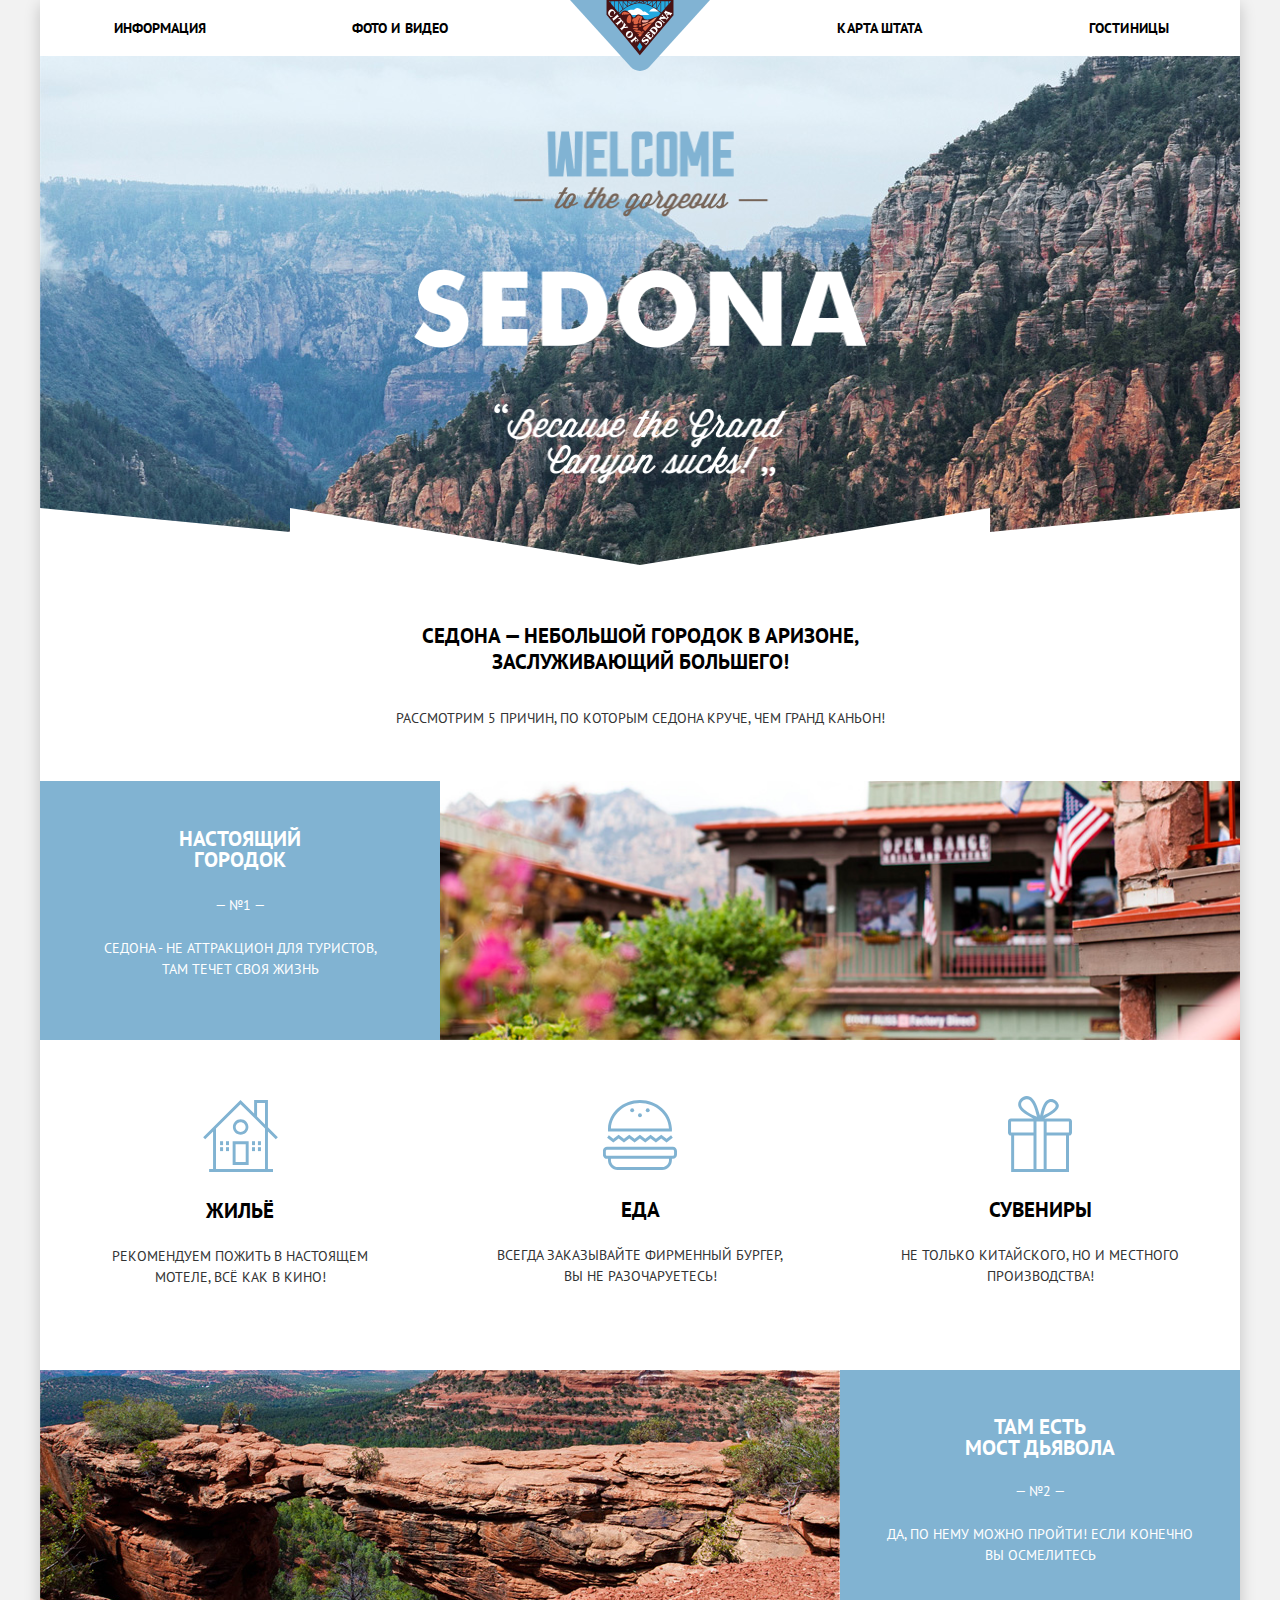
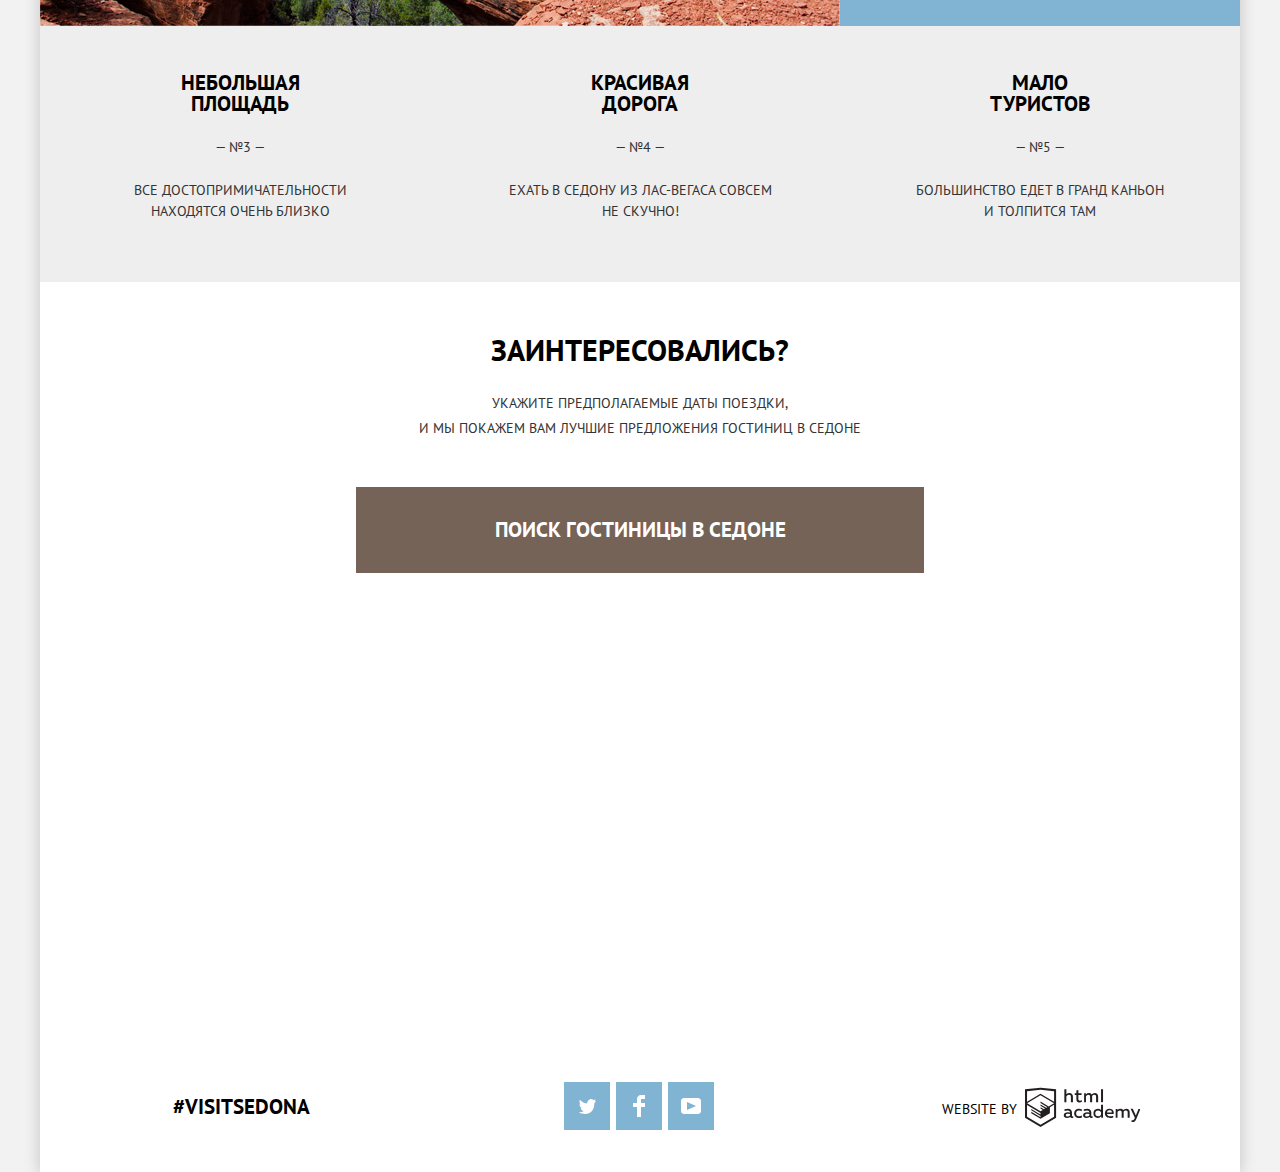
<file: index.html>
<!DOCTYPE html>
<html lang="ru">

<head>
  <meta charset="utf-8">
  <title>HTML Academy: Седона</title>
  <link href="https://fonts.googleapis.com/css?family=PT+Sans:400,700&amp;subset=cyrillic" rel="stylesheet">
  <link rel="stylesheet" href="css/normalize.css">
  <link rel="stylesheet" href="css/style.min.css">
</head>

<body>
  <div class="">
    <header class="main-header">
      <a class="main-header-logo">
        <img src="img/logo.svg" width="140" height="71" alt="Логотип сайта Седона"></a>
      <nav class="main-nav">
        <ul class="main-menu">
          <li class="menu-list"><a href="sedona-info.html">информация</a></li>
          <li class="menu-list"><a href="sedona-gallery.html">фото и видео</a></li>
          <li class="menu-list"><a href="sedona-map.html">карта штата</a></li>
          <li class="menu-list"><a href="sedona-hotels.html">гостиницы</a></li>
        </ul>
      </nav>
    </header>

    <main class="container">
      <h1 class="visually-hidden">Поиск жилья в Седоне</h1>
      <section class="welcome-background-main">
        <h2 class="visually-hidden">Приветствие</h2>
        <img src="img/welcome-background-main.png" width="453" height="353" alt="Добро пожаловать в Седону">
      </section>
      <section class="advantages">
        <div class="main-unit-1">
          <p>седона — небольшой городок в aризоне, заслуживающий большего!</p>
          <p>рассмотрим 5 причин, по которым Седона круче, чем гранд каньон!</p>
        </div>
        <h2 class="visually-hidden">Преимущества</h2>
        <ul class="advantages-list">
          <li class="advantages-item">
            <div class="advantages-item-blue">
              <div class="advantages-item-blue-wrapper">
                <h3>настоящий городок</h3>
                <p>седона - не аттракцион для туристов, там течет своя жизнь</p>
              </div>
              <div class="advantages-item-blue-img">
                <img src="img/photo_sedona.jpg" width="800" height="256" alt="Фото города Седона">
              </div>
            </div>
          </li>
          <li class="advantages-item">
            <div class="advantages-item-blue">
              <div class="advantages-item-blue-img">
                <img src="img/photo_devil's_bridge.jpg" width="800" height="256" class="devils-bridge"
                  alt="Фото Моста Дьявола">
              </div>
              <div class="advantages-item-blue-wrapper advantages-item-blue-wrapper-2">
                <h3>там есть<br>мост дьявола</h3>
                <p>да, по нему можно пройти! если конечно вы осмелитесь</p>
              </div>
            </div>
          </li>
          <li class="advantages-item advantages-item-gray">
            <h3>небольшая площадь</h3>
            <p>все достопримичательности находятся очень близко</p>
          </li>
          <li class="advantages-item advantages-item-gray">
            <h3>красивая дорога</h3>
            <p>ехать в седону из лас-вегаса совсем не скучно!</p>
          </li>
          <li class="advantages-item advantages-item-gray">
            <h3>мало туристов</h3>
            <p>большинство едет в гранд каньон и толпится там</p>
          </li>
          <li class="offering">
            <ul class="offering-list">
              <li class="offering-item loging">
                <div class="offering-item-img">
                  <img src="img/icon-1.svg" width="75" height="72" alt="Иконка дома">
                </div>
                <h3>жильё</h3>
                <p>рекомендуем пожить в настоящем мотеле, всё как в кино!</p>
              </li>
              <li class="offering-item food">
                <div class="offering-item-img offering-item-img-food">
                  <img src="img/icon-3.svg" width="74" height="70" alt="Иконка бургера">
                </div>
                <h3>еда</h3>
                <p>всегда заказывайте фирменный бургер, вы не разочаруетесь!</p>
              </li>
              <li class="offering-item souvenirs">
                <div class="offering-item-img offering-item-img-souvenirs">
                  <img src="img/icon-2.svg" width="64" height="76" alt="Иконка подарка">
                </div>
                <h3>сувениры</h3>
                <p>не только китайского, но и местного производства!</p>
              </li>
            </ul>
          </li>
        </ul>
      </section>
      <section class="search">
        <h2 class="visually-hidden">поиск гостиницы в седоне</h2>
        <b>заинтересовались?</b>
        <p>укажите предполагаемые даты поездки,
          <br>и мы покажем вам лучшие предложения гостиниц в седоне</p>
        <button class="button hotel-search">поиск гостиницы в седоне</button>

        <form class="user" method="post" action="https://echo.htmlacademy.ru">
          <p>
            <label for="arrival-date">дата заезда:</label>
            <input id="arrival-date" type="text" name="arrival-date" placeholder="  дд.мм.гггг" value="  24 апреля 2017"
              required>
            <button class="calendar" aria-label="Открыть календарь">
              <svg version="1.1" id="calendar_1_1" xmlns="http://www.w3.org/2000/svg"
                xmlns:xlink="http://www.w3.org/1999/xlink" x="0" y="0" width="21px" height="22px"
                viewBox="0 0 21 22" enable-background="new 0 0 21 22" xml:space="preserve">
                <g id="calendar_1_">
                  <path
                    d="M19.251,2.025h-2.845V0.648c0-0.381-0.294-0.689-0.656-0.689c-0.363,0-0.656,0.308-0.656,0.689v1.377h-3.938V0.648
               c0-0.381-0.294-0.689-0.655-0.689c-0.363,0-0.657,0.308-0.657,0.689v1.377H5.906V0.648c0-0.381-0.294-0.689-0.656-0.689
               c-0.363,0-0.657,0.308-0.657,0.689v1.377H1.75C0.784,2.025,0,2.847,0,3.862v16.302C0,21.179,0.784,22,1.75,22h17.501
               C20.217,22,21,21.179,21,20.164V3.862C21,2.847,20.217,2.025,19.251,2.025z M19.688,20.164c0,0.253-0.195,0.459-0.437,0.459H1.75
               c-0.241,0-0.438-0.206-0.438-0.459V3.862c0-0.253,0.196-0.459,0.438-0.459h2.844v1.378c0,0.381,0.294,0.689,0.657,0.689
               c0.362,0,0.656-0.308,0.656-0.689V3.403h3.938v1.378c0,0.381,0.294,0.689,0.657,0.689c0.361,0,0.655-0.308,0.655-0.689V3.403h3.938
               v1.378c0,0.381,0.293,0.689,0.656,0.689c0.362,0,0.656-0.308,0.656-0.689V3.403h2.845c0.241,0,0.437,0.206,0.437,0.459V20.164z"
                    fill="#fff" />
                  <rect x="4.594" y="8.225" width="2.625" height="2.066" />
                  <rect x="4.594" y="11.668" width="2.625" height="2.067" />
                  <rect x="4.594" y="15.112" width="2.625" height="2.066" />
                  <rect x="9.188" y="15.112" width="2.625" height="2.066" />
                  <rect x="9.188" y="11.668" width="2.625" height="2.067" />
                  <rect x="9.188" y="8.225" width="2.625" height="2.066" />
                  <rect x="13.781" y="15.112" width="2.625" height="2.066" />
                  <rect x="13.781" y="11.668" width="2.625" height="2.067" />
                  <rect x="13.781" y="8.225" width="2.625" height="2.066" />
                </g>
              </svg>
            </button>
          </p>
          <p>
            <label for="date-of-departure">дата выезда:</label>
            <input id="date-of-departure" type="text" name="date-of-departure" placeholder="  дд.мм.гггг"
              value="  4 июля 2017" required>
            <button class="calendar" aria-label="Открыть календарь">
              <svg version="1.1" id="calendar_1_2_0" xmlns="http://www.w3.org/2000/svg"
                xmlns:xlink="http://www.w3.org/1999/xlink" x="0" y="0" width="21px" height="22px"
                viewBox="0 0 21 22" enable-background="new 0 0 21 22" xml:space="preserve">
                <g id="calendar_1_2">
                  <path
                    d="M19.251,2.025h-2.845V0.648c0-0.381-0.294-0.689-0.656-0.689c-0.363,0-0.656,0.308-0.656,0.689v1.377h-3.938V0.648
               c0-0.381-0.294-0.689-0.655-0.689c-0.363,0-0.657,0.308-0.657,0.689v1.377H5.906V0.648c0-0.381-0.294-0.689-0.656-0.689
               c-0.363,0-0.657,0.308-0.657,0.689v1.377H1.75C0.784,2.025,0,2.847,0,3.862v16.302C0,21.179,0.784,22,1.75,22h17.501
               C20.217,22,21,21.179,21,20.164V3.862C21,2.847,20.217,2.025,19.251,2.025z M19.688,20.164c0,0.253-0.195,0.459-0.437,0.459H1.75
               c-0.241,0-0.438-0.206-0.438-0.459V3.862c0-0.253,0.196-0.459,0.438-0.459h2.844v1.378c0,0.381,0.294,0.689,0.657,0.689
               c0.362,0,0.656-0.308,0.656-0.689V3.403h3.938v1.378c0,0.381,0.294,0.689,0.657,0.689c0.361,0,0.655-0.308,0.655-0.689V3.403h3.938
               v1.378c0,0.381,0.293,0.689,0.656,0.689c0.362,0,0.656-0.308,0.656-0.689V3.403h2.845c0.241,0,0.437,0.206,0.437,0.459V20.164z"
                    fill="#fff" />
                  <rect x="4.594" y="8.225" width="2.625" height="2.066" />
                  <rect x="4.594" y="11.668" width="2.625" height="2.067" />
                  <rect x="4.594" y="15.112" width="2.625" height="2.066" />
                  <rect x="9.188" y="15.112" width="2.625" height="2.066" />
                  <rect x="9.188" y="11.668" width="2.625" height="2.067" />
                  <rect x="9.188" y="8.225" width="2.625" height="2.066" />
                  <rect x="13.781" y="15.112" width="2.625" height="2.066" />
                  <rect x="13.781" y="11.668" width="2.625" height="2.067" />
                  <rect x="13.781" y="8.225" width="2.625" height="2.066" />
                </g>
              </svg>
            </button>
          </p>
          <div class="user-unit-1">
            <p class="adults">
              <label for="adults">взрослые:</label>
              <button class="button remove" aria-label="Уменьшить количество взрослых">-</button>
              <input id="adults" type="text" name="adults" value="2" required>
              <button class="button add" aria-label="Увеличить количество взрослых">+</button>
            </p>
            <p class="child">
              <label for="children">дети:</label>
              <button class="button remove" aria-label="Уменьшить количество детей">-</button>
              <input id="children" type="text" name="children" value="0" required>
              <button class="button add" aria-label="Увеличить количество детей">+</button>
            </p>
          </div>
          <button type="submit" class="button search-button">найти</button>
        </form>

      </section>
      <section class="modal">
        <h2 class="visually-hidden">Карта Седоны</h2>
        <iframe
          src="https://www.google.com/maps/embed?pb=!1m18!1m12!1m3!1d52385.13565751459!2d-111.83015806989721!3d34.85444381564094!2m3!1f0!2f0!3f0!3m2!1i1024!2i768!4f13.1!3m3!1m2!1s0x872da132f942b00d%3A0x5548c523fa6c8efd!2z0KHQtdC00L7QvdCwLCDQkNGA0LjQt9C-0L3QsCA4NjMzNiwg0KHQqNCQ!5e0!3m2!1sru!2sru!4v1551567011230"
          width="1200" height="593" style="border:0" tabindex="-1" allowfullscreen>
        </iframe>
      </section>
    </main>

    <footer class="main-footer main-footer-1">
      <p class="footer-contact">
        <a href="">#visitsedona</a>
      </p>
      <div class="footer-social">
        <h2 class="visually-hidden">Список социальных сетей Седоны</h2>
        <ul>
          <li><a class="social-button twitter" target="_blank" href="https://twitter.com/sedona"
              aria-label="Седона в Твиттере">
              <svg version="1.1" id="W6EeEF_1_1" xmlns="http://www.w3.org/2000/svg"
                xmlns:xlink="http://www.w3.org/1999/xlink" x="0" y="0" width="17px" height="15px"
                viewBox="0 0 17 15" enable-background="new 0 0 17 15" xml:space="preserve">
                <g id="W6EeEF_1_">
                  <g>
                    <path fill="#FFFFFF" d="M10.95,0.144c1.685-0.496,2.984,0.27,3.577,1.179c0.673-0.231,1.331-0.481,2.011-0.708
             c-0.004,0.861-0.522,1.513-0.857,1.768c0.685,0.17,1.304-0.491,1.304-0.491c-0.169,1-1.006,1.788-1.563,2.024
             c-0.231,6.75-3.175,11.217-10.077,11.082c-0.522,0,0.075,0-0.446,0c-0.41,0-4.164-0.46-4.898-1.887
             c2.271,0.196,3.893-0.422,4.693-1.177c-0.96-0.3-2.679-0.477-2.979-2.95C2.064,9.09,2.279,9.212,2.905,9.103
             C1.705,8.247,0.374,7.53,0.448,5.33c0.285,0.328,1.067,0.536,1.34,0.472c-0.703-0.241-1.97-3.36-0.894-4.952
             c1.818,1.854,3.735,3.606,7.152,3.773C8.254,2.33,9.183,0.793,10.95,0.144z" />
                  </g>
                </g>
              </svg>
            </a></li>
          <li><a class="social-button facebook" target="_blank" href="https://www.facebook.com/sedona"
              aria-label="Седона на Фейсбуке">
              <svg version="1.1" id="Layer_2" xmlns="http://www.w3.org/2000/svg"
                xmlns:xlink="http://www.w3.org/1999/xlink" x="0" y="0" width="12px" height="22px"
                viewBox="0 0 12 22" enable-background="new 0 0 12 22" xml:space="preserve">
                <path fill="#FFFFFF" d="M12,4V0H8C5.791,0,4,1.791,4,4v4H0v4h4v10h4V12h4V8H8V4H12z" />
              </svg>
            </a></li>
          <li><a class="social-button youtube" target="_blank" href="https://www.youtube.com/user/sedona"
              aria-label="Седона на Ютубе">
              <svg version="1.1" id="W6EeEF_1_2" xmlns="http://www.w3.org/2000/svg"
                xmlns:xlink="http://www.w3.org/1999/xlink" x="0" y="0" width="20px" height="16px"
                viewBox="0 0 20 16" enable-background="new 0 0 20 16" xml:space="preserve">
                <path fill="#FFFFFF" d="M17,0H3C1.35,0,0,1.35,0,3v10c0,1.65,1.35,3,3,3h14c1.65,0,3-1.35,3-3V3C20,1.35,18.65,0,17,0z
          M6.027,11.998V4.002L15.014,8L6.027,11.998z" />
              </svg>
            </a></li>
        </ul>
      </div>
      <p class="footer-copyright">
        <b>website by</b>
        <a class="logo-button" target="_blank" href="https://htmlacademy.ru/intensive/htmlcss">
          <svg id="W6EeEF_1_3" data-name="Layer 1" xmlns="http://www.w3.org/2000/svg" viewBox="0 0 113 39" height="41px"
            width="115px">
            <title>logo_name</title>
            <path
              d="M401.93,351.51a2.07,2.07,0,0,0,.58-0.11v1.4a3.41,3.41,0,0,1-1.24.22,1.75,1.75,0,0,1-1.75-1,5.08,5.08,0,0,1-3.3,1.13c-1.59,0-3.06-.87-3.06-2.68,0-2.24,2.08-2.93,3.9-2.93a11.63,11.63,0,0,1,2.28.26v-0.31c0-1.09-.8-1.86-2.3-1.86a7.79,7.79,0,0,0-3.15.67v-1.79a10.72,10.72,0,0,1,3.35-.58c2.48,0,4,1.18,4,3.83v3.14A0.57,0.57,0,0,0,401.93,351.51Zm-6.76-1.19a1.42,1.42,0,0,0,1.64,1.29,3.56,3.56,0,0,0,2.53-1V349.1a10.21,10.21,0,0,0-1.9-.22C396.34,348.89,395.17,349.23,395.17,350.33Z"
              transform="translate(-355.09 -323.29)" fill="#fff" />
            <path
              d="M408.15,343.91a5.29,5.29,0,0,1,2.7.67v1.79a4.28,4.28,0,0,0-2.42-.73,2.89,2.89,0,1,0,0,5.76,5.26,5.26,0,0,0,2.55-.67v1.8a6.58,6.58,0,0,1-2.9.6,4.42,4.42,0,0,1-4.72-4.54A4.54,4.54,0,0,1,408.15,343.91Z"
              transform="translate(-355.09 -323.29)" fill="#fff" />
            <path
              d="M420.93,351.51a2.07,2.07,0,0,0,.58-0.11v1.4a3.41,3.41,0,0,1-1.24.22,1.75,1.75,0,0,1-1.75-1,5.08,5.08,0,0,1-3.3,1.13c-1.59,0-3.06-.87-3.06-2.68,0-2.24,2.08-2.93,3.9-2.93a11.63,11.63,0,0,1,2.28.26v-0.31c0-1.09-.8-1.86-2.3-1.86a7.79,7.79,0,0,0-3.15.67v-1.79a10.72,10.72,0,0,1,3.35-.58c2.48,0,4,1.18,4,3.83v3.14A0.57,0.57,0,0,0,420.93,351.51Zm-6.76-1.19a1.42,1.42,0,0,0,1.64,1.29,3.56,3.56,0,0,0,2.53-1V349.1a10.21,10.21,0,0,0-1.9-.22C415.33,348.89,414.17,349.23,414.17,350.33Z"
              transform="translate(-355.09 -323.29)" fill="#fff" />
            <path
              d="M431.76,340.14V352.9H430v-1.39a4.07,4.07,0,0,1-3.35,1.62,4.62,4.62,0,0,1,0-9.22,4,4,0,0,1,3.15,1.37v-5.14h2ZM427,345.62a2.9,2.9,0,0,0,0,5.8,3,3,0,0,0,2.79-1.84v-2.13A3.06,3.06,0,0,0,427,345.62Z"
              transform="translate(-355.09 -323.29)" fill="#fff" />
            <path
              d="M438.08,343.91c3.48,0,4.68,2.81,4.12,5.34h-6.58c0.22,1.57,1.75,2.22,3.35,2.22a6.41,6.41,0,0,0,2.77-.62v1.68a7.5,7.5,0,0,1-3.14.6c-2.68,0-5-1.53-5-4.61A4.39,4.39,0,0,1,438.08,343.91Zm0.09,1.62a2.39,2.39,0,0,0-2.57,2.26h4.85A2.06,2.06,0,0,0,438.17,345.53Z"
              transform="translate(-355.09 -323.29)" fill="#fff" />
            <path
              d="M444.19,352.9v-8.75h1.73v1.09a4,4,0,0,1,2.92-1.33,3,3,0,0,1,2.73,1.4,4.33,4.33,0,0,1,3.06-1.4,3.21,3.21,0,0,1,3.32,3.52v5.47h-2v-5.41a1.67,1.67,0,0,0-1.73-1.84,2.94,2.94,0,0,0-2.17,1.18c0,0.2,0,.4,0,0.6v5.47h-2v-5.41a1.67,1.67,0,0,0-1.73-1.84,3.11,3.11,0,0,0-2.32,1.35v5.91h-2Z"
              transform="translate(-355.09 -323.29)" fill="#fff" />
            <path
              d="M466.56,344.15h2l-4.1,9.93c-0.95,2.28-2.19,3-3.52,3a5,5,0,0,1-1.15-.15v-1.66a3,3,0,0,0,.89.13c0.95,0,1.66-.67,2.17-2l0.18-.44-4.16-8.82H461l3,6.6Z"
              transform="translate(-355.09 -323.29)" fill="#fff" />
            <path
              d="M395.75,324.82v5a4,4,0,0,1,2.83-1.2,3.41,3.41,0,0,1,3.61,3.57v5.41h-2v-5.16a1.9,1.9,0,0,0-2-2.1,3.08,3.08,0,0,0-2.44,1.46v5.8h-2V324.82h2Z"
              transform="translate(-355.09 -323.29)" fill="#fff" />
            <path
              d="M407.52,325.71v3.12h3.17v1.71h-3.17v4c0,1.15.53,1.53,1.66,1.53a4.71,4.71,0,0,0,1.77-.35v1.68a7.14,7.14,0,0,1-2.35.38,2.68,2.68,0,0,1-3-2.88v-4.38H404v-1.71h1.57v-2.64Z"
              transform="translate(-355.09 -323.29)" fill="#fff" />
            <path
              d="M413.19,337.58v-8.75h1.73v1.09a4,4,0,0,1,2.92-1.33,3,3,0,0,1,2.73,1.4,4.33,4.33,0,0,1,3.06-1.4,3.21,3.21,0,0,1,3.32,3.52v5.47h-2v-5.41a1.67,1.67,0,0,0-1.73-1.84,2.94,2.94,0,0,0-2.17,1.18c0,0.2,0,.4,0,0.6v5.47h-2v-5.41a1.67,1.67,0,0,0-1.73-1.84,3.11,3.11,0,0,0-2.32,1.35v5.91h-2Z"
              transform="translate(-355.09 -323.29)" fill="#fff" />
            <rect x="74.72" y="1.52" width="1.95" height="12.76" fill="#fff" />
            <path
              d="M370.53,323.31l-0.16,0-15.28,1.6v28L370.37,362l15.28-9.09v-28Zm13.12,28.45-13.28,7.9-13.28-7.9V340.28l13.22,7.87,0,1.43-9.07-5.4v1.38l9.11,5.47,0,1.46-9.1-5.42v1.38l9.11,5.47h0l9.19-5.5v-1.39h0v-4.52l4.1-2.45v11.67Zm0-13.16L380,340.74h0l-1.68,1-8-4.76v1.38l6.84,4.07-0.06,0-0.15.09-1,.57-5.64-3.36v1.38l4.45,2.65-1.05.7,0,0-3.36-2v1.38l2.21,1.3-2.25,1.35-13.16-7.82,13.17-7.92h0Zm0-1.39-13.35-7.87h0l-13.2,7.86v-10.5l13.28-1.39,13.28,1.39v10.51Z"
              transform="translate(-355.09 -323.29)" fill="#fff" />
          </svg>
        </a>
      </p>
    </footer>

    <script src="js/script.min.js"></script>
  </div>
</body>

</html>
</file>
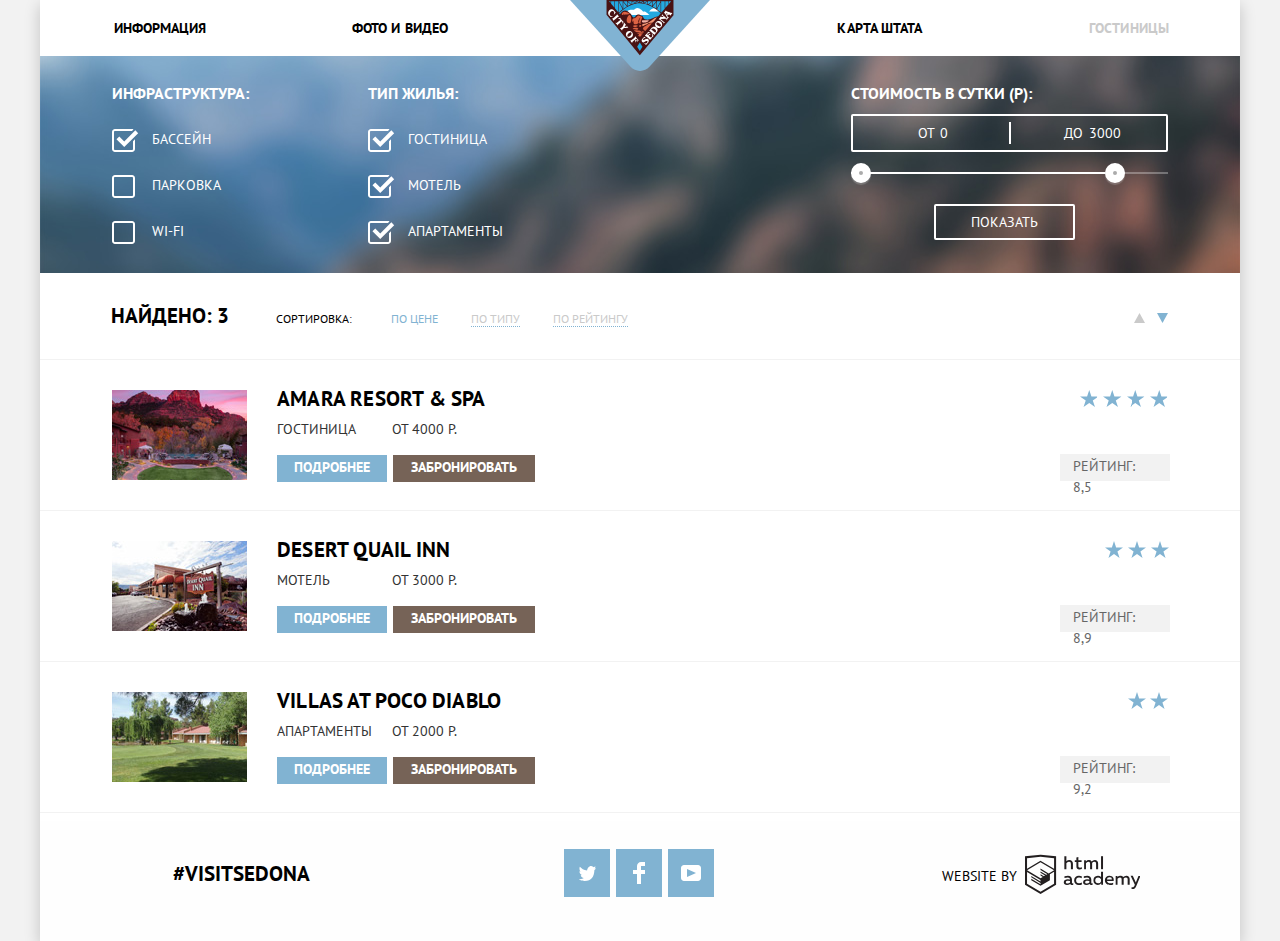
<file: sedona-hotels.html>
<!DOCTYPE html>
<html lang="ru">

<head>
  <meta charset="utf-8">
  <title>HTML Academy: Седона</title>
  <link href="https://fonts.googleapis.com/css?family=PT+Sans:400,700&amp;subset=cyrillic" rel="stylesheet">
  <link rel="stylesheet" href="css/normalize.css">
  <link rel="stylesheet" href="css/style.min.css">
</head>

<body class="inner-page">
  <header class="main-header">
    <a class="main-header-logo" href="index.html">
      <img src="img/logo.svg" width="140" height="71" alt="Логотип сайта Седона"></a>
    <nav class="main-nav">
      <ul class="main-menu">
        <li class="menu-list"><a href="sedona-info.html">информация</a></li>
        <li class="menu-list"><a href="sedona-gallery.html">фото и видео</a></li>
        <li class="menu-list"><a href="sedona-map.html">карта штата</a></li>
        <li class="menu-list menu-list-active"><a>гостиницы</a></li>
      </ul>
    </nav>
  </header>

  <main class="container">
    <h1 class="visually-hidden">Бронирование жилья в Седоне</h1>

    <section class="hotels-filter">
      <h2 class="visually-hidden">Фильтры для поиска жилья в Седоне и сортировка результатов поска</h2>
      <form class="filters" method="post" action="https://echo.htmlacademy.ru">
        <fieldset class="hotels-infrastructure">
          <legend>инфраструктура:</legend>
          <ul class="infrastructure-list">
            <li class="filters-item">
              <input class="visually-hidden filters-input filters-input-checkbox" type="checkbox"
                name="infrastructure-pool" id="infrastructure-pool" checked>
              <label for="infrastructure-pool">бассейн</label>
            </li>
            <li class="filters-item">
              <input class="visually-hidden filters-input filters-input-checkbox" type="checkbox"
                name="infrastructure-parking" id="infrastructure-parking">
              <label for="infrastructure-parking">парковка</label>
            </li>
            <li class="filters-item">
              <input class="visually-hidden filters-input filters-input-checkbox" type="checkbox"
                name="infrastructure-wifi" id="infrastructure-wifi">
              <label for="infrastructure-wifi">wi-fi</label>
            </li>
          </ul>
        </fieldset>
        <fieldset class="hotels-type_of_housing">
          <legend>тип жилья:</legend>
          <ul class="type-list">
            <li class="filters-item">
              <input class="visually-hidden filters-input filters-input-checkbox" type="checkbox"
                name="type_of_housing-resort" id="type_of_housing-resort" checked>
              <label for="type_of_housing-resort">гостиница</label>
            </li>
            <li class="filters-item">
              <input class="visually-hidden filters-input filters-input-checkbox" type="checkbox"
                name="type_of_housing-inn" id="type_of_housing-inn" checked>
              <label for="type_of_housing-inn">мотель</label>
            </li>
            <li class="filters-item">
              <input class="visually-hidden filters-input filters-input-checkbox" type="checkbox"
                name="type_of_housing-villas" id="type_of_housing-villas" checked>
              <label for="type_of_housing-villas">апартаменты</label>
            </li>
          </ul>
        </fieldset>
        <fieldset class="hotels-cost">
          <legend>стоимость в сутки (р):</legend>
          <div class="fieldset-unit-1">
            <label class="min-cost">от
              <input type="text" name="min-cost" placeholder="0" value="0"
                aria-label="Поле для ввода минимальной стоимости жилья в сутки" autocomplete="off">
            </label>
            <label class="max-cost">до
              <input type="text" name="max-cost" placeholder="3000" value="3000"
                aria-label="Поле для ввода максимальной стоимости жилья в сутки" autocomplete="off">
            </label>
          </div>
          <div class="range-controls">
            <div class="scale">
              <div class="bar">
              </div>
            </div>
            <div class="range-toggle range-toggle-min" tabindex="0"></div>
            <div class="range-toggle range-toggle-max" tabindex="0"></div>
          </div>
          <button type="submit" class="button-show">показать</button>
        </fieldset>
      </form>
    </section>

    <section class="hotels-sorting">
      <h2 class="visually-hidden">Сортировка результатов поиска жилья в Седоне</h2>
      <p class="sorting-result">найдено: 3</p>
      <p class="sorting-heading">сортировка:</p>
      <ul class="sorting-list">
        <li><a class="sorting-item active-cost">по цене</a></li>
        <li><a href="#" class="sorting-item">по типу</a></li>
        <li><a href="#" class="sorting-item">по рейтингу</a></li>
        <li><a class="sorting-item sorting-item-badge"
            aria-label="выстроить элементы от нижнего элемента списка сортировки к верхнему">
            <svg version="1.1" id="Layer_1" xmlns="http://www.w3.org/2000/svg"
              xmlns:xlink="http://www.w3.org/1999/xlink" x="0" y="0" width="11px" height="10px" viewBox="0 0 11 10"
              enable-background="new 0 0 11 10" xml:space="preserve">
              <polygon fill="#cacaca" points="5.5,0 0,10 11,10 " />
            </svg>
          </a></li>
        <li><a href="#" class="sorting-item sorting-item-badge sorting-item-active"
            aria-label="выстроить элементы от верхнего элемента списка сортировки к нижнему">
            <svg version="1.1" id="Layer_1_1" xmlns="http://www.w3.org/2000/svg"
              xmlns:xlink="http://www.w3.org/1999/xlink" x="0" y="0" width="11px" height="10px" viewBox="0 0 11 10"
              enable-background="new 0 0 11 10" xml:space="preserve">
              <polyline fill="#cacaca" points="5.5,10 0,0 11,0 " />
            </svg>
          </a></li>
      </ul>
    </section>

    <section class="hotels">
      <h2 class="visually-hidden">Жилье в Седоне</h2>
      <ul class="hotels-list">
        <li class="hotel-item hotel-resort">
          <h3 class="hotels-name visually-hidden">amara resort & spa</h3>
          <img src="img/photo_amara_resort_and_spa.jpg" width="135" height="90" alt="Фото amara resort and spa">
          <div class="hotel-item-middle">
            <a href="" class="hotel-name">amara resort & spa</a>
            <span class="hotels-type">гостиница</span>
            <span class="hotels-price">от 4000 р.</span>
            <a href="sedona-details.html" class="hotels-details">подробнее</a>
            <a href="sedona-book.html" class="hotels-book">забронировать</a>
          </div>
          <div class="hotel-item-right">
            <span class="star star-4"></span>
            <span class="hotels-rank">рейтинг: 8,5</span>
          </div>
        </li>
        <li class="hotel-item hotel-inn">
          <h3 class="hotels-name visually-hidden">desert quail inn</h3>
          <img src="img/photo_desert_quail_inn.jpg" width="135" height="90" alt="Фото DESERT QUAIL INN">
          <div class="hotel-item-middle">
            <a href="" class="hotel-name">desert quail inn</a>
            <span class="hotels-type">мотель</span>
            <span class="hotels-price">от 3000 р.</span>
            <a href="sedona-details.html" class="hotels-details">подробнее</a>
            <a href="sedona-book.html" class="hotels-book">забронировать</a>
          </div>
          <div class="hotel-item-right">
            <span class="star star-3"></span>
            <span class="hotels-rank">рейтинг: 8,9</span>
          </div>
        </li>
        <li class="hotel-item hotel-villas">
          <h3 class="hotels-name visually-hidden">villas at poco diablo</h3>
          <img src="img/photo_villas_at_poco_diablo.jpg" width="135" height="90" alt="Фото VILLAS AT POCO DIABLO">
          <div class="hotel-item-middle">
            <a href="" class="hotel-name">villas at poco diablo</a>
            <span class="hotels-type">апартаменты</span>
            <span class="hotels-price">от 2000 р.</span>
            <a href="sedona-details.html" class="hotels-details">подробнее</a>
            <a href="sedona-book.html" class="hotels-book">забронировать</a>
          </div>
          <div class="hotel-item-right">
            <span class="star star-2"></span>
            <span class="hotels-rank">рейтинг: 9,2</span>
          </div>
        </li>
      </ul>
    </section>
  </main>
  <footer class="main-footer">
    <p class="footer-contact">
      <a href="">#visitsedona</a>
    </p>
    <div class="footer-social">
      <h2 class="visually-hidden">Список социальных сетей Седоны</h2>
      <ul>
        <li><a class="social-button twitter" target="_blank" href="https://twitter.com/sedona"
            aria-label="Седона в Твиттере">
            <svg version="1.1" id="W6EeEF_1_1" xmlns="http://www.w3.org/2000/svg"
              xmlns:xlink="http://www.w3.org/1999/xlink" x="0" y="0" width="17px" height="15px" viewBox="0 0 17 15"
              enable-background="new 0 0 17 15" xml:space="preserve">
              <g id="W6EeEF_1_">
                <g>
                  <path fill="#FFFFFF" d="M10.95,0.144c1.685-0.496,2.984,0.27,3.577,1.179c0.673-0.231,1.331-0.481,2.011-0.708
                 c-0.004,0.861-0.522,1.513-0.857,1.768c0.685,0.17,1.304-0.491,1.304-0.491c-0.169,1-1.006,1.788-1.563,2.024
                 c-0.231,6.75-3.175,11.217-10.077,11.082c-0.522,0,0.075,0-0.446,0c-0.41,0-4.164-0.46-4.898-1.887
                 c2.271,0.196,3.893-0.422,4.693-1.177c-0.96-0.3-2.679-0.477-2.979-2.95C2.064,9.09,2.279,9.212,2.905,9.103
                 C1.705,8.247,0.374,7.53,0.448,5.33c0.285,0.328,1.067,0.536,1.34,0.472c-0.703-0.241-1.97-3.36-0.894-4.952
                 c1.818,1.854,3.735,3.606,7.152,3.773C8.254,2.33,9.183,0.793,10.95,0.144z" />
                </g>
              </g>
            </svg>
          </a></li>
        <li><a class="social-button facebook" target="_blank" href="https://www.facebook.com/sedona"
            aria-label="Седона на Фейсбуке">
            <svg version="1.1" id="Layer_2" xmlns="http://www.w3.org/2000/svg"
              xmlns:xlink="http://www.w3.org/1999/xlink" x="0" y="0" width="12px" height="22px" viewBox="0 0 12 22"
              enable-background="new 0 0 12 22" xml:space="preserve">
              <path fill="#FFFFFF" d="M12,4V0H8C5.791,0,4,1.791,4,4v4H0v4h4v10h4V12h4V8H8V4H12z" />
            </svg>
          </a></li>
        <li><a class="social-button youtube" target="_blank" href="https://www.youtube.com/user/sedona"
            aria-label="Седона на Ютубе">
            <svg version="1.1" id="W6EeEF_1_2" xmlns="http://www.w3.org/2000/svg"
              xmlns:xlink="http://www.w3.org/1999/xlink" x="0" y="0" width="20px" height="16px" viewBox="0 0 20 16"
              enable-background="new 0 0 20 16" xml:space="preserve">
              <path fill="#FFFFFF" d="M17,0H3C1.35,0,0,1.35,0,3v10c0,1.65,1.35,3,3,3h14c1.65,0,3-1.35,3-3V3C20,1.35,18.65,0,17,0z
              M6.027,11.998V4.002L15.014,8L6.027,11.998z" />
            </svg>
          </a></li>
      </ul>
    </div>
    <p class="footer-copyright">
      <b>website by</b>
      <a class="logo-button" target="_blank" href="https://htmlacademy.ru/intensive/htmlcss">
        <svg id="W6EeEF_1_3" data-name="Layer 1" xmlns="http://www.w3.org/2000/svg" viewBox="0 0 113 39" height="41px"
          width="115px">
          <title>logo_name</title>
          <path
            d="M401.93,351.51a2.07,2.07,0,0,0,.58-0.11v1.4a3.41,3.41,0,0,1-1.24.22,1.75,1.75,0,0,1-1.75-1,5.08,5.08,0,0,1-3.3,1.13c-1.59,0-3.06-.87-3.06-2.68,0-2.24,2.08-2.93,3.9-2.93a11.63,11.63,0,0,1,2.28.26v-0.31c0-1.09-.8-1.86-2.3-1.86a7.79,7.79,0,0,0-3.15.67v-1.79a10.72,10.72,0,0,1,3.35-.58c2.48,0,4,1.18,4,3.83v3.14A0.57,0.57,0,0,0,401.93,351.51Zm-6.76-1.19a1.42,1.42,0,0,0,1.64,1.29,3.56,3.56,0,0,0,2.53-1V349.1a10.21,10.21,0,0,0-1.9-.22C396.34,348.89,395.17,349.23,395.17,350.33Z"
            transform="translate(-355.09 -323.29)" fill="#231f20" />
          <path
            d="M408.15,343.91a5.29,5.29,0,0,1,2.7.67v1.79a4.28,4.28,0,0,0-2.42-.73,2.89,2.89,0,1,0,0,5.76,5.26,5.26,0,0,0,2.55-.67v1.8a6.58,6.58,0,0,1-2.9.6,4.42,4.42,0,0,1-4.72-4.54A4.54,4.54,0,0,1,408.15,343.91Z"
            transform="translate(-355.09 -323.29)" fill="#231f20" />
          <path
            d="M420.93,351.51a2.07,2.07,0,0,0,.58-0.11v1.4a3.41,3.41,0,0,1-1.24.22,1.75,1.75,0,0,1-1.75-1,5.08,5.08,0,0,1-3.3,1.13c-1.59,0-3.06-.87-3.06-2.68,0-2.24,2.08-2.93,3.9-2.93a11.63,11.63,0,0,1,2.28.26v-0.31c0-1.09-.8-1.86-2.3-1.86a7.79,7.79,0,0,0-3.15.67v-1.79a10.72,10.72,0,0,1,3.35-.58c2.48,0,4,1.18,4,3.83v3.14A0.57,0.57,0,0,0,420.93,351.51Zm-6.76-1.19a1.42,1.42,0,0,0,1.64,1.29,3.56,3.56,0,0,0,2.53-1V349.1a10.21,10.21,0,0,0-1.9-.22C415.33,348.89,414.17,349.23,414.17,350.33Z"
            transform="translate(-355.09 -323.29)" fill="#231f20" />
          <path
            d="M431.76,340.14V352.9H430v-1.39a4.07,4.07,0,0,1-3.35,1.62,4.62,4.62,0,0,1,0-9.22,4,4,0,0,1,3.15,1.37v-5.14h2ZM427,345.62a2.9,2.9,0,0,0,0,5.8,3,3,0,0,0,2.79-1.84v-2.13A3.06,3.06,0,0,0,427,345.62Z"
            transform="translate(-355.09 -323.29)" fill="#231f20" />
          <path
            d="M438.08,343.91c3.48,0,4.68,2.81,4.12,5.34h-6.58c0.22,1.57,1.75,2.22,3.35,2.22a6.41,6.41,0,0,0,2.77-.62v1.68a7.5,7.5,0,0,1-3.14.6c-2.68,0-5-1.53-5-4.61A4.39,4.39,0,0,1,438.08,343.91Zm0.09,1.62a2.39,2.39,0,0,0-2.57,2.26h4.85A2.06,2.06,0,0,0,438.17,345.53Z"
            transform="translate(-355.09 -323.29)" fill="#231f20" />
          <path
            d="M444.19,352.9v-8.75h1.73v1.09a4,4,0,0,1,2.92-1.33,3,3,0,0,1,2.73,1.4,4.33,4.33,0,0,1,3.06-1.4,3.21,3.21,0,0,1,3.32,3.52v5.47h-2v-5.41a1.67,1.67,0,0,0-1.73-1.84,2.94,2.94,0,0,0-2.17,1.18c0,0.2,0,.4,0,0.6v5.47h-2v-5.41a1.67,1.67,0,0,0-1.73-1.84,3.11,3.11,0,0,0-2.32,1.35v5.91h-2Z"
            transform="translate(-355.09 -323.29)" fill="#231f20" />
          <path
            d="M466.56,344.15h2l-4.1,9.93c-0.95,2.28-2.19,3-3.52,3a5,5,0,0,1-1.15-.15v-1.66a3,3,0,0,0,.89.13c0.95,0,1.66-.67,2.17-2l0.18-.44-4.16-8.82H461l3,6.6Z"
            transform="translate(-355.09 -323.29)" fill="#231f20" />
          <path
            d="M395.75,324.82v5a4,4,0,0,1,2.83-1.2,3.41,3.41,0,0,1,3.61,3.57v5.41h-2v-5.16a1.9,1.9,0,0,0-2-2.1,3.08,3.08,0,0,0-2.44,1.46v5.8h-2V324.82h2Z"
            transform="translate(-355.09 -323.29)" fill="#231f20" />
          <path
            d="M407.52,325.71v3.12h3.17v1.71h-3.17v4c0,1.15.53,1.53,1.66,1.53a4.71,4.71,0,0,0,1.77-.35v1.68a7.14,7.14,0,0,1-2.35.38,2.68,2.68,0,0,1-3-2.88v-4.38H404v-1.71h1.57v-2.64Z"
            transform="translate(-355.09 -323.29)" fill="#231f20" />
          <path
            d="M413.19,337.58v-8.75h1.73v1.09a4,4,0,0,1,2.92-1.33,3,3,0,0,1,2.73,1.4,4.33,4.33,0,0,1,3.06-1.4,3.21,3.21,0,0,1,3.32,3.52v5.47h-2v-5.41a1.67,1.67,0,0,0-1.73-1.84,2.94,2.94,0,0,0-2.17,1.18c0,0.2,0,.4,0,0.6v5.47h-2v-5.41a1.67,1.67,0,0,0-1.73-1.84,3.11,3.11,0,0,0-2.32,1.35v5.91h-2Z"
            transform="translate(-355.09 -323.29)" fill="#231f20" />
          <rect x="74.72" y="1.52" width="1.95" height="12.76" fill="#231f20" />
          <path
            d="M370.53,323.31l-0.16,0-15.28,1.6v28L370.37,362l15.28-9.09v-28Zm13.12,28.45-13.28,7.9-13.28-7.9V340.28l13.22,7.87,0,1.43-9.07-5.4v1.38l9.11,5.47,0,1.46-9.1-5.42v1.38l9.11,5.47h0l9.19-5.5v-1.39h0v-4.52l4.1-2.45v11.67Zm0-13.16L380,340.74h0l-1.68,1-8-4.76v1.38l6.84,4.07-0.06,0-0.15.09-1,.57-5.64-3.36v1.38l4.45,2.65-1.05.7,0,0-3.36-2v1.38l2.21,1.3-2.25,1.35-13.16-7.82,13.17-7.92h0Zm0-1.39-13.35-7.87h0l-13.2,7.86v-10.5l13.28-1.39,13.28,1.39v10.51Z"
            transform="translate(-355.09 -323.29)" fill="#231f20" />
        </svg>
      </a>
    </p>
  </footer>

</body>

</html>
</file>
<file: css/style.min.css>
body{font-family:"PT Sans",Arial,sans-serif;font-size:14px;line-height:21px;font-weight:400;text-transform:uppercase;background-color:#f2f2f2;width:1200px;margin:0 auto;box-shadow:0 5px 15px rgba(0,1,1,.2)}a{color:#000;font-weight:700;text-decoration:none}a:hover,a:focus{color:#81b3d2;outline:0}a:active{color:rgba(0,0,0,.3)}img{max-width:100%}html{box-sizing:border-box}*,::before,::after{box-sizing:inherit}.visually-hidden{position:absolute;width:1px;height:1px;margin:-1px;border:0;padding:0;white-space:nowrap;clip-path:inset(100%);clip:rect(0 0 0 0);overflow:hidden}.main-header{margin:0 auto;position:relative;background-color:#fff;z-index:1}.main-menu{padding:0;margin:0;list-style:none;display:flex;flex-wrap:wrap}.menu-list{width:20%;text-align:center;line-height:26px;padding:15px 0;letter-spacing:.1px}.menu-list:nth-child(3){margin-left:20%}.menu-list:nth-child(4){padding-left:18px}.main-menu:hover,.main-menu:focus{color:#81b3d2;outline:0}.main-header-logo{display:block;position:absolute;left:50%;transform:translateX(-50%);text-align:center;width:244px;height:56px;overflow:visible}.welcome-background-main{text-align:center;padding-top:75px;padding-bottom:75px;margin-bottom:58px;background-color:#fff;background-image:url(../img/background-main.jpg);background-position:0 -82px;background-repeat:no-repeat;position:relative}.welcome-background-main::after{content:"";width:1200px;background-image:url(../img/polygon-background-main.svg);background-size:100% 100%;display:block;height:57px;position:absolute;bottom:0}.container{margin:0 auto;background-color:#fff}.container h3{font-size:21px;font-weight:700;margin:0;margin-bottom:25px}.main-unit-1 p{line-height:26px;color:#333;text-align:center;margin:15px auto}.main-unit-1 p:first-child{font-size:21px;font-weight:700;color:#000;margin-bottom:30px;padding:0 300px}.main-unit-1{margin-bottom:50px}.offering-list{background-color:#fff}.offering-item-img{height:76px;margin-bottom:24px}.offering-item-img-food{margin-bottom:23px}.offering-item-img-souvenirs{margin-top:-4px;margin-bottom:27px}.advantages-list,.offering-list{list-style:none;padding:0}.advantages-list p,.offering-list p{color:#333}.advantages-list{margin:0;background-color:#eee;display:flex;flex-wrap:wrap;justify-content:space-around;counter-reset:number}.advantages-item h3{padding:0 50px;margin-bottom:25px;margin-top:0;text-align:center}.advantages-item p{position:relative;margin:15px auto}.advantages-item p::before{counter-increment:number;content:"— №" counter(number) " — ";display:block;margin-bottom:22px}.advantages-item:first-child{order:1}.advantages-item:nth-child(n+2){order:3}.advantages-list .offering{order:2}.advantages-item-blue{color:#fff;background-color:#81b3d2;display:flex}.advantages-item-blue-wrapper,.advantages-item-gray{width:400px;text-align:center;padding:46px 50px 45px}.advantages-item-blue-wrapper{padding:47px 50px 45px}.advantages-item-blue-img img{display:block;height:100%;width:100%;object-fit:cover}.advantages-item-gray{padding:46px 75px 45px}.advantages-item:nth-child(4){padding:46px 65px 45px}.advantages-item-gray h3{margin-bottom:23px}.advantages-item-blue-wrapper-2{padding:46px 47px 43px}.advantages-item-blue-wrapper-2 h3{padding:0 30px;margin-bottom:23px}.advantages-item-blue p{color:#fff}.offering-list{display:flex;flex-wrap:wrap;justify-content:space-around}.offering-item{width:400px;min-height:330px;text-align:center;padding:60px 50px}.search{position:relative;width:568px;margin:0 auto}.search b{display:block;margin:50px auto 23px;font-weight:700;font-size:30px;line-height:36px;text-align:center}.search p{line-height:25px;color:#333;text-align:center;margin-top:0;margin-bottom:46px}.button{font-size:21px;line-height:26px;font-weight:700;color:#fff;border:0;text-transform:uppercase}.hotel-search{background-color:#766357;display:block;width:568px;min-height:86px;cursor:pointer}.hotel-search:hover,.hotel-search:focus{background-color:#604e43;outline:0}.hotel-search:active{color:rgba(255,255,255,.3);background-color:#503e33}.user{display:flex;flex-wrap:wrap;padding:55px 50px;text-align:left;background-color:#fff;position:absolute;width:568px}.user-close{display:none}.user-open{display:flex;flex-wrap:wrap;padding:55px 50px;text-align:left;animation-name:flipInX;animation-duration:.6s;transform-origin:50% 0}@-webkit-keyframes flipInX{0%{-webkit-transform:perspective(400px) rotate3d(1,0,0,90deg);transform:perspective(400px) rotate3d(1,0,0,90deg);-webkit-animation-timing-function:ease-in;animation-timing-function:ease-in;opacity:0}40%{-webkit-transform:perspective(400px) rotate3d(1,0,0,-20deg);transform:perspective(400px) rotate3d(1,0,0,-20deg);-webkit-animation-timing-function:ease-in;animation-timing-function:ease-in}60%{-webkit-transform:perspective(400px) rotate3d(1,0,0,10deg);transform:perspective(400px) rotate3d(1,0,0,10deg);opacity:1}80%{-webkit-transform:perspective(400px) rotate3d(1,0,0,-5deg);transform:perspective(400px) rotate3d(1,0,0,-5deg)}to{-webkit-transform:perspective(400px);transform:perspective(400px)}}@keyframes flipInX{0%{-webkit-transform:perspective(400px) rotate3d(1,0,0,90deg);transform:perspective(400px) rotate3d(1,0,0,90deg);-webkit-animation-timing-function:ease-in;animation-timing-function:ease-in;opacity:0}40%{-webkit-transform:perspective(400px) rotate3d(1,0,0,-20deg);transform:perspective(400px) rotate3d(1,0,0,-20deg);-webkit-animation-timing-function:ease-in;animation-timing-function:ease-in}60%{-webkit-transform:perspective(400px) rotate3d(1,0,0,10deg);transform:perspective(400px) rotate3d(1,0,0,10deg);opacity:1}80%{-webkit-transform:perspective(400px) rotate3d(1,0,0,-5deg);transform:perspective(400px) rotate3d(1,0,0,-5deg)}to{-webkit-transform:perspective(400px);transform:perspective(400px)}}.flipInX{-webkit-backface-visibility:visible;backface-visibility:visible;-webkit-animation-name:flipInX;animation-name:flipInX}.user p{margin:0;margin-bottom:28px;display:flex;align-items:center;position:relative}.user label,.user input{line-height:38px;font-weight:700;color:#000;min-height:38px}.user label{cursor:pointer;margin-right:11px;letter-spacing:.2px;width:105px;display:inline-block;vertical-align:middle;line-height:38px;padding-left:0}.calendar{display:inline-block;vertical-align:baseline;width:21px;height:22px;border:0;outline:0;background-color:transparent;position:absolute;top:50%;transform:translateY(-13px);right:15px;cursor:pointer}.calendar rect,.calendar path{fill:#cacaca}.calendar:hover rect,.calendar:focus rect,.calendar:hover path,.calendar:focus path{fill:#000;outline:0}.calendar:active path,.calendar:active rect{fill:#81b3d2}.user input{background-color:#f2f2f2;border:0;width:347px;text-transform:uppercase;padding-left:7px}.user-unit-1{display:flex;justify-content:space-between;flex-wrap:wrap;width:568px}.user-unit-1 p{margin-right:5px;margin-bottom:52px}.user-unit-1 label{margin:0;margin-right:11px;text-align:start;padding:0 5px 0 3px}.child label{width:56px}.child input,.adults input{padding-left:3px}.user-unit-1 input{width:115px;text-align:center}.user input:hover{background-color:#ebebeb}.user input:focus{background-color:#fff;outline:2px solid #e5e5e5}.remove,.add{position:absolute;background-color:transparent;font-weight:700;color:#a9a9a9;min-height:38px;outline:0;cursor:pointer}.remove{right:83px;top:0}.add{right:7px;top:0}.remove:hover,.add:hover,.remove:focus,.add:focus{color:#000}.remove:active,.add:active{color:#82b3d3}.search-button{display:block;background-color:#81b3d2;outline:0;width:458px;min-height:58px;margin:0 auto;cursor:pointer}.search-button:hover,.search-button:focus{background-color:#669ec0}.search-button:active{color:#95b9d1;background-color:#5496bd}.main-footer{min-height:120px;margin:0 auto;display:flex;flex-wrap:wrap;justify-content:space-around;align-items:baseline;background-color:rgba(255,255,255,.9)}.main-footer-1{margin-top:-124px;padding-top:6px;z-index:2;position:relative}.footer-contact,.footer-social,.footer-copyright{width:30%;margin-top:14px}.footer-contact a{font-size:21px;line-height:26px;margin-left:113px}.footer-social ul{padding:0;display:flex;flex-wrap:wrap;margin-left:104px}.footer-social li{list-style:none;justify-content:center;margin-right:6px;margin-bottom:6px}.social-button{display:flex;align-items:center;justify-content:center;width:46px;height:48px;background-color:#81b3d2;outline:0}.social-button:hover,.social-button:focus{background-color:#669ec0}.social-button:active{background-color:#5496bd}.social-button:active path{fill:rgba(255,255,255,.3)}.footer-copyright{overflow:hidden}.footer-copyright b{font-weight:400;line-height:26px;margin-left:82px;margin-right:4px}.logo-button{display:inline-block;vertical-align:middle;background-color:transparent;width:115px;min-height:41px}.logo-button{fill:inherit}.logo-button path,.logo-button rect{fill:#231f20}.logo-button:hover path,.logo-button:focus path,.logo-button:hover rect,.logo-button:focus rect{fill:#81b3d2}.logo-button:active path,.logo-button:active rect{fill:#c9c7c8}.menu-list-active a{color:#cacaca}.hotels-filter{color:#fff;background-color:rgba(0,1,1,.2);background-image:url(../img/background-hotels.jpg);background-size:100%;background-repeat:no-repeat;background-position:center}.filters{display:flex;min-height:217px}.hotels-infrastructure,.hotels-type_of_housing,.hotels-cost{border:0;margin-top:27px;margin-bottom:0;margin-left:72px;margin-right:47px;padding:0}.hotels-cost{margin-left:auto;margin-right:72px}.hotels-filter legend{font-weight:700;font-size:16px;margin-bottom:25px}.hotels-cost legend{margin-bottom:10px}.hotels li{padding:10px 0;list-style:none}.infrastructure-list,.type-list{margin:0;padding:0}.filters-item{list-style:none;margin-bottom:25px;padding-left:40px}.filters-item label{position:relative;display:block;cursor:pointer}.filters-input-checkbox+label::before{content:"";position:absolute;left:-40px;top:0;width:27px;height:23px;background-image:url(../img/checkbox-off.svg);background-repeat:no-repeat;background-position:0 0}.filters-input-checkbox:checked+label::before{background-image:url(../img/checkbox-on.svg)}.filters-input-checkbox:focus+label{opacity:.7}.filters-item label:hover{opacity:.7}.filters-input-checkbox:disabled+label{opacity:.5;color:rgba(255,255,255,.5)}.fieldset-unit-1{position:relative;width:317px;margin-bottom:20px;display:flex;font-size:0;border:2px solid #fff;border-radius:2px}.fieldset-unit-1::after{content:"";position:absolute;top:50%;left:50%;width:2px;height:22px;background:#fff;transform:translate(-50%,-50%)}.fieldset-unit-1 label{display:inline-block;vertical-align:top;font-size:14px;line-height:32px;cursor:pointer}.fieldset-unit-1 .min-cost{width:100%;padding-left:65px}.fieldset-unit-1 .max-cost{width:100%;padding-left:50px}.fieldset-unit-1 input{min-height:34px;width:50px;margin:0;color:inherit;font:inherit;background:0 0;border:0}.range-controls{position:relative;margin-bottom:30px}.range-controls .scale{height:2px;background:rgba(255,255,255,.3)}.range-controls .bar{width:80%;height:2px;background:#fff}.range-toggle{position:absolute;top:-9px;width:20px;height:20px;background:#ababab;border:8px solid #fff;border-radius:50%;box-shadow:0 2px 1px 0 rgba(253,253,253,.2);cursor:pointer;outline:0}.range-toggle:hover,.range-toggle:focus{transform:scale(1.2)}.range-toggle-min{left:0}.range-toggle-max{left:80%}.button-show{display:block;margin-left:83px;padding:6px 35px;font-size:14px;line-height:20px;color:#fff;text-transform:uppercase;background:0 0;border:2px solid #fff;border-radius:2px;cursor:pointer}.button-show:hover,.button-show:focus{color:#424242;background-color:#fff;outline:0}.hotels-sorting{background-color:#fff;display:flex;margin:0 70px}.sorting-result{font-weight:700;font-size:21px;line-height:26px;min-width:120px}.sorting-result{text-align:center;padding:30px 0;margin:0 46px 0 0}.sorting-heading,.sorting-list{font-size:12px;line-height:26px;margin:0;padding-top:5px;display:flex;align-items:center}.sorting-heading{margin-right:6px}.sorting-list{width:889px;flex-wrap:wrap;justify-content:space-between;padding-left:0}.hotels-sorting li{list-style:none;margin-left:33px}.hotels-sorting li:nth-child(4){margin-left:auto}.hotels-sorting li:nth-child(5){margin-left:13px;margin-right:3px}.hotels-sorting li:nth-child(n+4){width:10px;text-align:center}.sorting-item{font-weight:400;color:#cacaca;border-bottom:1px dotted #81b3d2}.sorting-item-badge{border-bottom:none}.sorting-item-badge:hover polyline,.sorting-item-badge:focus polyline{fill:#231f20}.sorting-item-badge:active polyline,.sorting-item-active polyline{fill:#81b3d2}.active-cost{color:#81b3d2;border:0}.sorting-item:hover,.sorting-item:focus{color:#81b3d2}.sorting-item:active{color:#000;border:0}.hotels-list{position:relative;display:flex;flex-wrap:wrap;margin:0;padding:0;border-top:1px solid #f2f2f2}.hotel-item{width:1200px;display:flex;flex-wrap:wrap;border-bottom:1px solid #f2f2f2}.hotel-item img{margin:20px 30px 20px 72px}.hotel-item-middle{width:260px;display:flex;flex-wrap:wrap;justify-content:flex-start;align-content:flex-start}.hotel-name{width:260px;font-weight:700;font-size:21px;line-height:27px;margin-top:15px;letter-spacing:.2px}.hotels{padding-bottom:8px}.hotels-type,.hotels-price{color:#333;margin-top:7px}.hotels-type{width:115px}.hotels-price{width:135px}.hotels-details,.hotels-book{color:#fff;margin-top:15px}.hotels-details{width:110px;height:27px;margin-right:6px;text-align:center;padding:2px 16px;background-color:#81b3d2}.hotels-details:hover,.hotels-details:focus{color:#fff;background-color:#669ec0}.hotels-details:active{color:#95b9d1;background-color:#5496bd}.hotels-book{width:142px;height:27px;text-align:center;padding:2px 16px;background-color:#766357}.hotels-book:hover,.hotels-book:focus{color:#fff;background-color:#604e43;outline:0}.hotels-book:active{color:rgba(255,255,255,.3);background-color:#503e33}.hotel-item-right{display:flex;flex-wrap:wrap;margin-left:auto;margin-right:70px;flex-direction:column}.hotels-rank{width:110px;height:27px;color:#666;padding:2px 13px;background-color:#f2f2f2}.star{margin-top:20px;margin-bottom:47px}.star::before{display:block;width:88px;height:17px;background-repeat:space;background-size:18px 17px;background-color:#fff}.star-4::before{content:"";background-image:url(../img/invalid-name.svg);top:29px;margin-left:20px}.star-3::before{content:"";background-image:url(../img/invalid-name.svg);width:64px;top:181px;margin-left:45px}.star-2::before{content:"";background-image:url(../img/invalid-name.svg);width:40px;top:331px;margin-left:68px}
</file>
